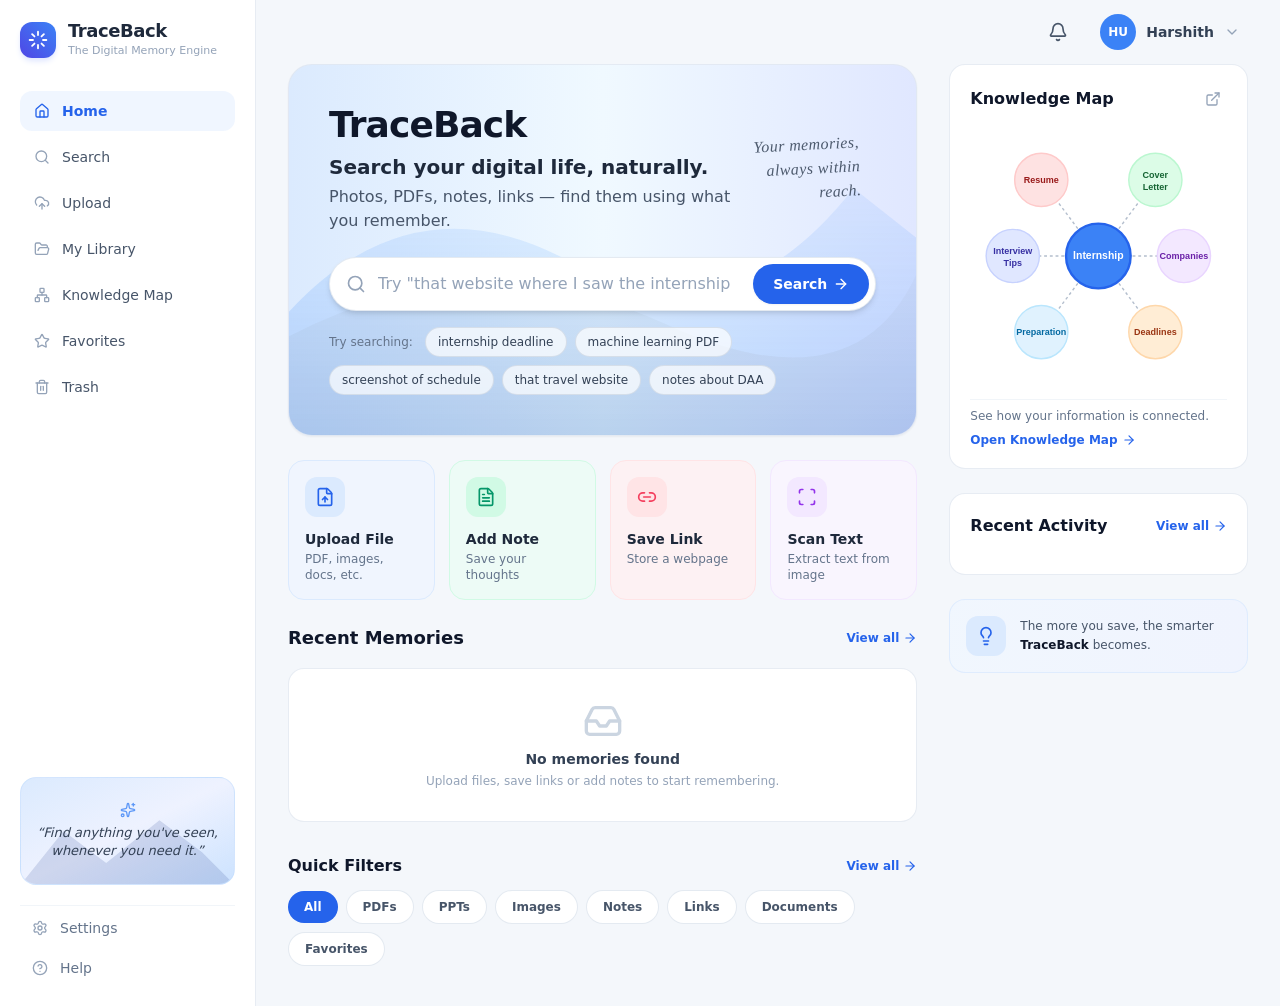
<file: index.html>
<!DOCTYPE html>
<html>
<head>
  <meta http-equiv="refresh" content="0; url=./TraceBack/">
  <script>window.location.href = "./TraceBack/";</script>
  <title>TraceBack</title>
</head>
<body>
  <p>Loading TraceBack...</p>
</body>
</html>
</file>
<file: TraceBack/_next/static/css/3450d176f97ad7c3.css>
@font-face{font-family:__geistSans_1e4310;src:url(/_next/static/media/4473ecc91f70f139-s.p.woff) format("woff");font-display:swap;font-weight:100 900}@font-face{font-family:__geistSans_Fallback_1e4310;src:local("Arial");ascent-override:85.83%;descent-override:20.52%;line-gap-override:9.33%;size-adjust:107.19%}.__className_1e4310{font-family:__geistSans_1e4310,__geistSans_Fallback_1e4310}.__variable_1e4310{--font-geist-sans:"__geistSans_1e4310","__geistSans_Fallback_1e4310"}@font-face{font-family:__geistMono_c3aa02;src:url(/_next/static/media/463dafcda517f24f-s.p.woff) format("woff");font-display:swap;font-weight:100 900}@font-face{font-family:__geistMono_Fallback_c3aa02;src:local("Arial");ascent-override:69.97%;descent-override:16.73%;line-gap-override:7.61%;size-adjust:131.49%}.__className_c3aa02{font-family:__geistMono_c3aa02,__geistMono_Fallback_c3aa02}.__variable_c3aa02{--font-geist-mono:"__geistMono_c3aa02","__geistMono_Fallback_c3aa02"}*,:after,:before{--tw-border-spacing-x:0;--tw-border-spacing-y:0;--tw-translate-x:0;--tw-translate-y:0;--tw-rotate:0;--tw-skew-x:0;--tw-skew-y:0;--tw-scale-x:1;--tw-scale-y:1;--tw-pan-x: ;--tw-pan-y: ;--tw-pinch-zoom: ;--tw-scroll-snap-strictness:proximity;--tw-gradient-from-position: ;--tw-gradient-via-position: ;--tw-gradient-to-position: ;--tw-ordinal: ;--tw-slashed-zero: ;--tw-numeric-figure: ;--tw-numeric-spacing: ;--tw-numeric-fraction: ;--tw-ring-inset: ;--tw-ring-offset-width:0px;--tw-ring-offset-color:#fff;--tw-ring-color:rgba(59,130,246,.5);--tw-ring-offset-shadow:0 0 #0000;--tw-ring-shadow:0 0 #0000;--tw-shadow:0 0 #0000;--tw-shadow-colored:0 0 #0000;--tw-blur: ;--tw-brightness: ;--tw-contrast: ;--tw-grayscale: ;--tw-hue-rotate: ;--tw-invert: ;--tw-saturate: ;--tw-sepia: ;--tw-drop-shadow: ;--tw-backdrop-blur: ;--tw-backdrop-brightness: ;--tw-backdrop-contrast: ;--tw-backdrop-grayscale: ;--tw-backdrop-hue-rotate: ;--tw-backdrop-invert: ;--tw-backdrop-opacity: ;--tw-backdrop-saturate: ;--tw-backdrop-sepia: ;--tw-contain-size: ;--tw-contain-layout: ;--tw-contain-paint: ;--tw-contain-style: }::backdrop{--tw-border-spacing-x:0;--tw-border-spacing-y:0;--tw-translate-x:0;--tw-translate-y:0;--tw-rotate:0;--tw-skew-x:0;--tw-skew-y:0;--tw-scale-x:1;--tw-scale-y:1;--tw-pan-x: ;--tw-pan-y: ;--tw-pinch-zoom: ;--tw-scroll-snap-strictness:proximity;--tw-gradient-from-position: ;--tw-gradient-via-position: ;--tw-gradient-to-position: ;--tw-ordinal: ;--tw-slashed-zero: ;--tw-numeric-figure: ;--tw-numeric-spacing: ;--tw-numeric-fraction: ;--tw-ring-inset: ;--tw-ring-offset-width:0px;--tw-ring-offset-color:#fff;--tw-ring-color:rgba(59,130,246,.5);--tw-ring-offset-shadow:0 0 #0000;--tw-ring-shadow:0 0 #0000;--tw-shadow:0 0 #0000;--tw-shadow-colored:0 0 #0000;--tw-blur: ;--tw-brightness: ;--tw-contrast: ;--tw-grayscale: ;--tw-hue-rotate: ;--tw-invert: ;--tw-saturate: ;--tw-sepia: ;--tw-drop-shadow: ;--tw-backdrop-blur: ;--tw-backdrop-brightness: ;--tw-backdrop-contrast: ;--tw-backdrop-grayscale: ;--tw-backdrop-hue-rotate: ;--tw-backdrop-invert: ;--tw-backdrop-opacity: ;--tw-backdrop-saturate: ;--tw-backdrop-sepia: ;--tw-contain-size: ;--tw-contain-layout: ;--tw-contain-paint: ;--tw-contain-style: }/*
! tailwindcss v3.4.19 | MIT License | https://tailwindcss.com
*/*,:after,:before{box-sizing:border-box;border:0 solid #e5e7eb}:after,:before{--tw-content:""}:host,html{line-height:1.5;-webkit-text-size-adjust:100%;-moz-tab-size:4;tab-size:4;font-family:ui-sans-serif,system-ui,sans-serif,Apple Color Emoji,Segoe UI Emoji,Segoe UI Symbol,Noto Color Emoji;font-feature-settings:normal;font-variation-settings:normal;-webkit-tap-highlight-color:transparent}body{margin:0;line-height:inherit}hr{height:0;color:inherit;border-top-width:1px}abbr:where([title]){text-decoration:underline dotted}h1,h2,h3,h4,h5,h6{font-size:inherit;font-weight:inherit}a{color:inherit;text-decoration:inherit}b,strong{font-weight:bolder}code,kbd,pre,samp{font-family:ui-monospace,SFMono-Regular,Menlo,Monaco,Consolas,Liberation Mono,Courier New,monospace;font-feature-settings:normal;font-variation-settings:normal;font-size:1em}small{font-size:80%}sub,sup{font-size:75%;line-height:0;position:relative;vertical-align:baseline}sub{bottom:-.25em}sup{top:-.5em}table{text-indent:0;border-color:inherit;border-collapse:collapse}button,input,optgroup,select,textarea{font-family:inherit;font-feature-settings:inherit;font-variation-settings:inherit;font-size:100%;font-weight:inherit;line-height:inherit;letter-spacing:inherit;color:inherit;margin:0;padding:0}button,select{text-transform:none}button,input:where([type=button]),input:where([type=reset]),input:where([type=submit]){-webkit-appearance:button;background-color:transparent;background-image:none}:-moz-focusring{outline:auto}:-moz-ui-invalid{box-shadow:none}progress{vertical-align:baseline}::-webkit-inner-spin-button,::-webkit-outer-spin-button{height:auto}[type=search]{-webkit-appearance:textfield;outline-offset:-2px}::-webkit-search-decoration{-webkit-appearance:none}::-webkit-file-upload-button{-webkit-appearance:button;font:inherit}summary{display:list-item}blockquote,dd,dl,figure,h1,h2,h3,h4,h5,h6,hr,p,pre{margin:0}fieldset{margin:0}fieldset,legend{padding:0}menu,ol,ul{list-style:none;margin:0;padding:0}dialog{padding:0}textarea{resize:vertical}input::placeholder,textarea::placeholder{opacity:1;color:#9ca3af}[role=button],button{cursor:pointer}:disabled{cursor:default}audio,canvas,embed,iframe,img,object,svg,video{display:block;vertical-align:middle}img,video{max-width:100%;height:auto}[hidden]:where(:not([hidden=until-found])){display:none}.pointer-events-none{pointer-events:none}.fixed{position:fixed}.absolute{position:absolute}.relative{position:relative}.inset-0{inset:0}.bottom-full{bottom:100%}.right-0{right:0}.right-1\.5{right:.375rem}.right-2{right:.5rem}.right-5{right:1.25rem}.top-1\.5{top:.375rem}.top-2{top:.5rem}.top-5{top:1.25rem}.top-full{top:100%}.z-10{z-index:10}.z-30{z-index:30}.z-40{z-index:40}.z-50{z-index:50}.mx-auto{margin-left:auto;margin-right:auto}.my-1{margin-top:.25rem;margin-bottom:.25rem}.my-2{margin-top:.5rem;margin-bottom:.5rem}.mb-0\.5{margin-bottom:.125rem}.mb-1{margin-bottom:.25rem}.mb-1\.5{margin-bottom:.375rem}.mb-2{margin-bottom:.5rem}.mb-3{margin-bottom:.75rem}.mb-3\.5{margin-bottom:.875rem}.mb-4{margin-bottom:1rem}.mb-5{margin-bottom:1.25rem}.mb-6{margin-bottom:1.5rem}.mb-8{margin-bottom:2rem}.mr-1{margin-right:.25rem}.mt-0\.5{margin-top:.125rem}.mt-1{margin-top:.25rem}.mt-1\.5{margin-top:.375rem}.mt-2{margin-top:.5rem}.mt-4{margin-top:1rem}.line-clamp-1{-webkit-line-clamp:1}.line-clamp-1,.line-clamp-2{overflow:hidden;display:-webkit-box;-webkit-box-orient:vertical}.line-clamp-2{-webkit-line-clamp:2}.block{display:block}.inline-block{display:inline-block}.flex{display:flex}.grid{display:grid}.hidden{display:none}.h-1\.5{height:.375rem}.h-10{height:2.5rem}.h-11{height:2.75rem}.h-12{height:3rem}.h-16{height:4rem}.h-2{height:.5rem}.h-2\.5{height:.625rem}.h-28{height:7rem}.h-3{height:.75rem}.h-3\.5{height:.875rem}.h-4{height:1rem}.h-5{height:1.25rem}.h-6{height:1.5rem}.h-7{height:1.75rem}.h-8{height:2rem}.h-9{height:2.25rem}.h-\[270px\]{height:270px}.h-\[85vh\]{height:85vh}.h-auto{height:auto}.h-full{height:100%}.max-h-36{max-height:9rem}.max-h-56{max-height:14rem}.max-h-60{max-height:15rem}.max-h-80{max-height:20rem}.max-h-\[500px\]{max-height:500px}.max-h-\[90vh\]{max-height:90vh}.min-h-screen{min-height:100vh}.w-1\.5{width:.375rem}.w-10{width:2.5rem}.w-11{width:2.75rem}.w-12{width:3rem}.w-2{width:.5rem}.w-2\.5{width:.625rem}.w-3{width:.75rem}.w-3\.5{width:.875rem}.w-4{width:1rem}.w-40{width:10rem}.w-5{width:1.25rem}.w-6{width:1.5rem}.w-64{width:16rem}.w-7{width:1.75rem}.w-72{width:18rem}.w-8{width:2rem}.w-80{width:20rem}.w-9{width:2.25rem}.w-full{width:100%}.min-w-0{min-width:0}.max-w-2xl{max-width:42rem}.max-w-3xl{max-width:48rem}.max-w-4xl{max-width:56rem}.max-w-7xl{max-width:80rem}.max-w-\[135px\]{max-width:135px}.max-w-lg{max-width:32rem}.max-w-md{max-width:28rem}.max-w-sm{max-width:24rem}.max-w-xs{max-width:20rem}.flex-1{flex:1 1 0%}.shrink-0{flex-shrink:0}.rotate-180{--tw-rotate:180deg}.rotate-180,.rotate-\[-3deg\]{transform:translate(var(--tw-translate-x),var(--tw-translate-y)) rotate(var(--tw-rotate)) skewX(var(--tw-skew-x)) skewY(var(--tw-skew-y)) scaleX(var(--tw-scale-x)) scaleY(var(--tw-scale-y))}.rotate-\[-3deg\]{--tw-rotate:-3deg}@keyframes pulse{50%{opacity:.5}}.animate-pulse{animation:pulse 2s cubic-bezier(.4,0,.6,1) infinite}@keyframes spin{to{transform:rotate(1turn)}}.animate-spin{animation:spin 1s linear infinite}.cursor-pointer{cursor:pointer}.select-none{user-select:none}.resize-none{resize:none}.grid-cols-1{grid-template-columns:repeat(1,minmax(0,1fr))}.grid-cols-2{grid-template-columns:repeat(2,minmax(0,1fr))}.flex-col{flex-direction:column}.flex-wrap{flex-wrap:wrap}.items-start{align-items:flex-start}.items-end{align-items:flex-end}.items-center{align-items:center}.justify-end{justify-content:flex-end}.justify-center{justify-content:center}.justify-between{justify-content:space-between}.gap-1{gap:.25rem}.gap-1\.5{gap:.375rem}.gap-2{gap:.5rem}.gap-2\.5{gap:.625rem}.gap-3{gap:.75rem}.gap-3\.5{gap:.875rem}.gap-4{gap:1rem}.gap-8{gap:2rem}.space-y-1>:not([hidden])~:not([hidden]){--tw-space-y-reverse:0;margin-top:calc(.25rem * calc(1 - var(--tw-space-y-reverse)));margin-bottom:calc(.25rem * var(--tw-space-y-reverse))}.space-y-1\.5>:not([hidden])~:not([hidden]){--tw-space-y-reverse:0;margin-top:calc(.375rem * calc(1 - var(--tw-space-y-reverse)));margin-bottom:calc(.375rem * var(--tw-space-y-reverse))}.space-y-2>:not([hidden])~:not([hidden]){--tw-space-y-reverse:0;margin-top:calc(.5rem * calc(1 - var(--tw-space-y-reverse)));margin-bottom:calc(.5rem * var(--tw-space-y-reverse))}.space-y-3\.5>:not([hidden])~:not([hidden]){--tw-space-y-reverse:0;margin-top:calc(.875rem * calc(1 - var(--tw-space-y-reverse)));margin-bottom:calc(.875rem * var(--tw-space-y-reverse))}.space-y-4>:not([hidden])~:not([hidden]){--tw-space-y-reverse:0;margin-top:calc(1rem * calc(1 - var(--tw-space-y-reverse)));margin-bottom:calc(1rem * var(--tw-space-y-reverse))}.space-y-5>:not([hidden])~:not([hidden]){--tw-space-y-reverse:0;margin-top:calc(1.25rem * calc(1 - var(--tw-space-y-reverse)));margin-bottom:calc(1.25rem * var(--tw-space-y-reverse))}.space-y-6>:not([hidden])~:not([hidden]){--tw-space-y-reverse:0;margin-top:calc(1.5rem * calc(1 - var(--tw-space-y-reverse)));margin-bottom:calc(1.5rem * var(--tw-space-y-reverse))}.divide-y>:not([hidden])~:not([hidden]){--tw-divide-y-reverse:0;border-top-width:calc(1px * calc(1 - var(--tw-divide-y-reverse)));border-bottom-width:calc(1px * var(--tw-divide-y-reverse))}.divide-slate-50>:not([hidden])~:not([hidden]){--tw-divide-opacity:1;border-color:rgb(248 250 252/var(--tw-divide-opacity,1))}.self-start{align-self:flex-start}.self-center{align-self:center}.overflow-hidden{overflow:hidden}.overflow-y-auto{overflow-y:auto}.truncate{overflow:hidden;text-overflow:ellipsis}.truncate,.whitespace-nowrap{white-space:nowrap}.whitespace-pre-wrap{white-space:pre-wrap}.rounded-2xl{border-radius:1rem}.rounded-3xl{border-radius:1.5rem}.rounded-full{border-radius:9999px}.rounded-lg{border-radius:.5rem}.rounded-md{border-radius:.375rem}.rounded-xl{border-radius:.75rem}.border{border-width:1px}.border-2{border-width:2px}.border-b{border-bottom-width:1px}.border-r{border-right-width:1px}.border-t{border-top-width:1px}.border-dashed{border-style:dashed}.border-amber-100{--tw-border-opacity:1;border-color:rgb(254 243 199/var(--tw-border-opacity,1))}.border-amber-200{--tw-border-opacity:1;border-color:rgb(253 230 138/var(--tw-border-opacity,1))}.border-blue-100{--tw-border-opacity:1;border-color:rgb(219 234 254/var(--tw-border-opacity,1))}.border-blue-100\/80{border-color:rgba(219,234,254,.8)}.border-blue-200{--tw-border-opacity:1;border-color:rgb(191 219 254/var(--tw-border-opacity,1))}.border-blue-200\/50{border-color:rgba(191,219,254,.5)}.border-blue-500{--tw-border-opacity:1;border-color:rgb(59 130 246/var(--tw-border-opacity,1))}.border-emerald-100{--tw-border-opacity:1;border-color:rgb(209 250 229/var(--tw-border-opacity,1))}.border-emerald-200{--tw-border-opacity:1;border-color:rgb(167 243 208/var(--tw-border-opacity,1))}.border-emerald-300{--tw-border-opacity:1;border-color:rgb(110 231 183/var(--tw-border-opacity,1))}.border-indigo-100{--tw-border-opacity:1;border-color:rgb(224 231 255/var(--tw-border-opacity,1))}.border-purple-100{--tw-border-opacity:1;border-color:rgb(243 232 255/var(--tw-border-opacity,1))}.border-purple-200{--tw-border-opacity:1;border-color:rgb(233 213 255/var(--tw-border-opacity,1))}.border-red-200{--tw-border-opacity:1;border-color:rgb(254 202 202/var(--tw-border-opacity,1))}.border-rose-100{--tw-border-opacity:1;border-color:rgb(255 228 230/var(--tw-border-opacity,1))}.border-slate-100{--tw-border-opacity:1;border-color:rgb(241 245 249/var(--tw-border-opacity,1))}.border-slate-200{--tw-border-opacity:1;border-color:rgb(226 232 240/var(--tw-border-opacity,1))}.border-slate-200\/80{border-color:rgba(226,232,240,.8)}.border-slate-200\/90{border-color:rgba(226,232,240,.9)}.border-slate-300\/70{border-color:rgba(203,213,225,.7)}.border-white{--tw-border-opacity:1;border-color:rgb(255 255 255/var(--tw-border-opacity,1))}.bg-\[\#F4F7FB\]{--tw-bg-opacity:1;background-color:rgb(244 247 251/var(--tw-bg-opacity,1))}.bg-amber-100{--tw-bg-opacity:1;background-color:rgb(254 243 199/var(--tw-bg-opacity,1))}.bg-amber-100\/80{background-color:hsla(48,96%,89%,.8)}.bg-amber-50{--tw-bg-opacity:1;background-color:rgb(255 251 235/var(--tw-bg-opacity,1))}.bg-amber-50\/50{background-color:rgba(255,251,235,.5)}.bg-blue-100{--tw-bg-opacity:1;background-color:rgb(219 234 254/var(--tw-bg-opacity,1))}.bg-blue-100\/70{background-color:rgba(219,234,254,.7)}.bg-blue-50{--tw-bg-opacity:1;background-color:rgb(239 246 255/var(--tw-bg-opacity,1))}.bg-blue-50\/40{background-color:rgba(239,246,255,.4)}.bg-blue-50\/50{background-color:rgba(239,246,255,.5)}.bg-blue-50\/70{background-color:rgba(239,246,255,.7)}.bg-blue-50\/80{background-color:rgba(239,246,255,.8)}.bg-blue-50\/90{background-color:rgba(239,246,255,.9)}.bg-blue-500{--tw-bg-opacity:1;background-color:rgb(59 130 246/var(--tw-bg-opacity,1))}.bg-blue-600{--tw-bg-opacity:1;background-color:rgb(37 99 235/var(--tw-bg-opacity,1))}.bg-emerald-100{--tw-bg-opacity:1;background-color:rgb(209 250 229/var(--tw-bg-opacity,1))}.bg-emerald-100\/70{background-color:rgba(209,250,229,.7)}.bg-emerald-400{--tw-bg-opacity:1;background-color:rgb(52 211 153/var(--tw-bg-opacity,1))}.bg-emerald-50{--tw-bg-opacity:1;background-color:rgb(236 253 245/var(--tw-bg-opacity,1))}.bg-emerald-50\/30{background-color:rgba(236,253,245,.3)}.bg-emerald-50\/50{background-color:rgba(236,253,245,.5)}.bg-emerald-50\/80{background-color:rgba(236,253,245,.8)}.bg-emerald-500{--tw-bg-opacity:1;background-color:rgb(16 185 129/var(--tw-bg-opacity,1))}.bg-emerald-600{--tw-bg-opacity:1;background-color:rgb(5 150 105/var(--tw-bg-opacity,1))}.bg-indigo-50{--tw-bg-opacity:1;background-color:rgb(238 242 255/var(--tw-bg-opacity,1))}.bg-indigo-50\/60{background-color:rgba(238,242,255,.6)}.bg-purple-100{--tw-bg-opacity:1;background-color:rgb(243 232 255/var(--tw-bg-opacity,1))}.bg-purple-400{--tw-bg-opacity:1;background-color:rgb(192 132 252/var(--tw-bg-opacity,1))}.bg-purple-50{--tw-bg-opacity:1;background-color:rgb(250 245 255/var(--tw-bg-opacity,1))}.bg-purple-50\/30{background-color:rgba(250,245,255,.3)}.bg-purple-50\/80{background-color:rgba(250,245,255,.8)}.bg-purple-600{--tw-bg-opacity:1;background-color:rgb(147 51 234/var(--tw-bg-opacity,1))}.bg-red-50{--tw-bg-opacity:1;background-color:rgb(254 242 242/var(--tw-bg-opacity,1))}.bg-rose-100{--tw-bg-opacity:1;background-color:rgb(255 228 230/var(--tw-bg-opacity,1))}.bg-rose-100\/70{background-color:rgba(255,228,230,.7)}.bg-rose-400{--tw-bg-opacity:1;background-color:rgb(251 113 133/var(--tw-bg-opacity,1))}.bg-rose-50{--tw-bg-opacity:1;background-color:rgb(255 241 242/var(--tw-bg-opacity,1))}.bg-rose-50\/50{background-color:rgba(255,241,242,.5)}.bg-rose-50\/80{background-color:rgba(255,241,242,.8)}.bg-rose-500{--tw-bg-opacity:1;background-color:rgb(244 63 94/var(--tw-bg-opacity,1))}.bg-sky-50{--tw-bg-opacity:1;background-color:rgb(240 249 255/var(--tw-bg-opacity,1))}.bg-slate-100{--tw-bg-opacity:1;background-color:rgb(241 245 249/var(--tw-bg-opacity,1))}.bg-slate-100\/80{background-color:rgba(241,245,249,.8)}.bg-slate-50{--tw-bg-opacity:1;background-color:rgb(248 250 252/var(--tw-bg-opacity,1))}.bg-slate-50\/50{background-color:rgba(248,250,252,.5)}.bg-slate-900\/5{background-color:rgba(15,23,42,.05)}.bg-slate-900\/50{background-color:rgba(15,23,42,.5)}.bg-slate-900\/60{background-color:rgba(15,23,42,.6)}.bg-transparent{background-color:transparent}.bg-white{--tw-bg-opacity:1;background-color:rgb(255 255 255/var(--tw-bg-opacity,1))}.bg-white\/70{background-color:hsla(0,0%,100%,.7)}.bg-white\/90{background-color:hsla(0,0%,100%,.9)}.bg-gradient-to-br{background-image:linear-gradient(to bottom right,var(--tw-gradient-stops))}.bg-gradient-to-r{background-image:linear-gradient(to right,var(--tw-gradient-stops))}.bg-gradient-to-tr{background-image:linear-gradient(to top right,var(--tw-gradient-stops))}.from-blue-100{--tw-gradient-from:#dbeafe var(--tw-gradient-from-position);--tw-gradient-to:rgba(219,234,254,0) var(--tw-gradient-to-position);--tw-gradient-stops:var(--tw-gradient-from),var(--tw-gradient-to)}.from-blue-50\/70{--tw-gradient-from:rgba(239,246,255,.7) var(--tw-gradient-from-position);--tw-gradient-to:rgba(239,246,255,0) var(--tw-gradient-to-position);--tw-gradient-stops:var(--tw-gradient-from),var(--tw-gradient-to)}.from-indigo-600{--tw-gradient-from:#4f46e5 var(--tw-gradient-from-position);--tw-gradient-to:rgba(79,70,229,0) var(--tw-gradient-to-position);--tw-gradient-stops:var(--tw-gradient-from),var(--tw-gradient-to)}.via-indigo-50{--tw-gradient-to:rgba(238,242,255,0) var(--tw-gradient-to-position);--tw-gradient-stops:var(--tw-gradient-from),#eef2ff var(--tw-gradient-via-position),var(--tw-gradient-to)}.via-sky-50{--tw-gradient-to:rgba(240,249,255,0) var(--tw-gradient-to-position);--tw-gradient-stops:var(--tw-gradient-from),#f0f9ff var(--tw-gradient-via-position),var(--tw-gradient-to)}.to-blue-200\/80{--tw-gradient-to:rgba(191,219,254,.8) var(--tw-gradient-to-position)}.to-blue-500{--tw-gradient-to:#3b82f6 var(--tw-gradient-to-position)}.to-indigo-100{--tw-gradient-to:#e0e7ff var(--tw-gradient-to-position)}.to-indigo-50\/70{--tw-gradient-to:rgba(238,242,255,.7) var(--tw-gradient-to-position)}.fill-amber-400{fill:#fbbf24}.fill-blue-900{fill:#1e3a8a}.object-contain{object-fit:contain}.object-cover{object-fit:cover}.p-1{padding:.25rem}.p-1\.5{padding:.375rem}.p-12{padding:3rem}.p-2{padding:.5rem}.p-2\.5{padding:.625rem}.p-3{padding:.75rem}.p-3\.5{padding:.875rem}.p-4{padding:1rem}.p-5{padding:1.25rem}.p-6{padding:1.5rem}.p-8{padding:2rem}.px-1\.5{padding-left:.375rem;padding-right:.375rem}.px-2{padding-left:.5rem;padding-right:.5rem}.px-2\.5{padding-left:.625rem;padding-right:.625rem}.px-3{padding-left:.75rem;padding-right:.75rem}.px-3\.5{padding-left:.875rem;padding-right:.875rem}.px-4{padding-left:1rem;padding-right:1rem}.px-5{padding-left:1.25rem;padding-right:1.25rem}.px-8{padding-left:2rem;padding-right:2rem}.py-0\.5{padding-top:.125rem;padding-bottom:.125rem}.py-1{padding-top:.25rem;padding-bottom:.25rem}.py-1\.5{padding-top:.375rem;padding-bottom:.375rem}.py-2{padding-top:.5rem;padding-bottom:.5rem}.py-2\.5{padding-top:.625rem;padding-bottom:.625rem}.py-3{padding-top:.75rem;padding-bottom:.75rem}.py-4{padding-top:1rem;padding-bottom:1rem}.pb-10{padding-bottom:2.5rem}.pb-2\.5{padding-bottom:.625rem}.pb-3{padding-bottom:.75rem}.pb-4{padding-bottom:1rem}.pl-10{padding-left:2.5rem}.pl-2{padding-left:.5rem}.pl-4{padding-left:1rem}.pr-1\.5{padding-right:.375rem}.pr-2{padding-right:.5rem}.pr-4{padding-right:1rem}.pt-0\.5{padding-top:.125rem}.pt-1{padding-top:.25rem}.pt-2{padding-top:.5rem}.pt-3{padding-top:.75rem}.pt-4{padding-top:1rem}.text-left{text-align:left}.text-center{text-align:center}.text-right{text-align:right}.font-mono{font-family:ui-monospace,SFMono-Regular,Menlo,Monaco,Consolas,Liberation Mono,Courier New,monospace}.font-sans{font-family:ui-sans-serif,system-ui,sans-serif,Apple Color Emoji,Segoe UI Emoji,Segoe UI Symbol,Noto Color Emoji}.font-serif{font-family:ui-serif,Georgia,Cambria,Times New Roman,Times,serif}.text-3xl{font-size:1.875rem;line-height:2.25rem}.text-\[10px\]{font-size:10px}.text-\[11px\]{font-size:11px}.text-\[13px\]{font-size:13px}.text-base{font-size:1rem;line-height:1.5rem}.text-lg{font-size:1.125rem;line-height:1.75rem}.text-sm{font-size:.875rem;line-height:1.25rem}.text-xl{font-size:1.25rem;line-height:1.75rem}.text-xs{font-size:.75rem;line-height:1rem}.font-bold{font-weight:700}.font-extrabold{font-weight:800}.font-medium{font-weight:500}.font-normal{font-weight:400}.font-semibold{font-weight:600}.uppercase{text-transform:uppercase}.italic{font-style:italic}.leading-relaxed{line-height:1.625}.leading-snug{line-height:1.375}.leading-tight{line-height:1.25}.tracking-tight{letter-spacing:-.025em}.tracking-wide{letter-spacing:.025em}.tracking-wider{letter-spacing:.05em}.text-amber-500{--tw-text-opacity:1;color:rgb(245 158 11/var(--tw-text-opacity,1))}.text-amber-600{--tw-text-opacity:1;color:rgb(217 119 6/var(--tw-text-opacity,1))}.text-amber-700{--tw-text-opacity:1;color:rgb(180 83 9/var(--tw-text-opacity,1))}.text-blue-500{--tw-text-opacity:1;color:rgb(59 130 246/var(--tw-text-opacity,1))}.text-blue-600{--tw-text-opacity:1;color:rgb(37 99 235/var(--tw-text-opacity,1))}.text-blue-700{--tw-text-opacity:1;color:rgb(29 78 216/var(--tw-text-opacity,1))}.text-blue-900{--tw-text-opacity:1;color:rgb(30 58 138/var(--tw-text-opacity,1))}.text-emerald-500{--tw-text-opacity:1;color:rgb(16 185 129/var(--tw-text-opacity,1))}.text-emerald-600{--tw-text-opacity:1;color:rgb(5 150 105/var(--tw-text-opacity,1))}.text-emerald-700{--tw-text-opacity:1;color:rgb(4 120 87/var(--tw-text-opacity,1))}.text-indigo-500{--tw-text-opacity:1;color:rgb(99 102 241/var(--tw-text-opacity,1))}.text-indigo-600{--tw-text-opacity:1;color:rgb(79 70 229/var(--tw-text-opacity,1))}.text-indigo-900{--tw-text-opacity:1;color:rgb(49 46 129/var(--tw-text-opacity,1))}.text-purple-500{--tw-text-opacity:1;color:rgb(168 85 247/var(--tw-text-opacity,1))}.text-purple-600{--tw-text-opacity:1;color:rgb(147 51 234/var(--tw-text-opacity,1))}.text-purple-700{--tw-text-opacity:1;color:rgb(126 34 206/var(--tw-text-opacity,1))}.text-red-500{--tw-text-opacity:1;color:rgb(239 68 68/var(--tw-text-opacity,1))}.text-red-600{--tw-text-opacity:1;color:rgb(220 38 38/var(--tw-text-opacity,1))}.text-red-700{--tw-text-opacity:1;color:rgb(185 28 28/var(--tw-text-opacity,1))}.text-rose-500{--tw-text-opacity:1;color:rgb(244 63 94/var(--tw-text-opacity,1))}.text-rose-600{--tw-text-opacity:1;color:rgb(225 29 72/var(--tw-text-opacity,1))}.text-sky-500{--tw-text-opacity:1;color:rgb(14 165 233/var(--tw-text-opacity,1))}.text-slate-300{--tw-text-opacity:1;color:rgb(203 213 225/var(--tw-text-opacity,1))}.text-slate-400{--tw-text-opacity:1;color:rgb(148 163 184/var(--tw-text-opacity,1))}.text-slate-500{--tw-text-opacity:1;color:rgb(100 116 139/var(--tw-text-opacity,1))}.text-slate-600{--tw-text-opacity:1;color:rgb(71 85 105/var(--tw-text-opacity,1))}.text-slate-700{--tw-text-opacity:1;color:rgb(51 65 85/var(--tw-text-opacity,1))}.text-slate-700\/85{color:rgba(51,65,85,.85)}.text-slate-800{--tw-text-opacity:1;color:rgb(30 41 59/var(--tw-text-opacity,1))}.text-slate-900{--tw-text-opacity:1;color:rgb(15 23 42/var(--tw-text-opacity,1))}.text-white{--tw-text-opacity:1;color:rgb(255 255 255/var(--tw-text-opacity,1))}.underline{text-decoration-line:underline}.antialiased{-webkit-font-smoothing:antialiased;-moz-osx-font-smoothing:grayscale}.placeholder-slate-400::placeholder{--tw-placeholder-opacity:1;color:rgb(148 163 184/var(--tw-placeholder-opacity,1))}.opacity-15{opacity:.15}.opacity-40{opacity:.4}.opacity-70{opacity:.7}.opacity-80{opacity:.8}.mix-blend-multiply{mix-blend-mode:multiply}.shadow-2xl{--tw-shadow:0 25px 50px -12px rgba(0,0,0,.25);--tw-shadow-colored:0 25px 50px -12px var(--tw-shadow-color)}.shadow-2xl,.shadow-inner{box-shadow:var(--tw-ring-offset-shadow,0 0 #0000),var(--tw-ring-shadow,0 0 #0000),var(--tw-shadow)}.shadow-inner{--tw-shadow:inset 0 2px 4px 0 rgba(0,0,0,.05);--tw-shadow-colored:inset 0 2px 4px 0 var(--tw-shadow-color)}.shadow-lg{--tw-shadow:0 10px 15px -3px rgba(0,0,0,.1),0 4px 6px -4px rgba(0,0,0,.1);--tw-shadow-colored:0 10px 15px -3px var(--tw-shadow-color),0 4px 6px -4px var(--tw-shadow-color)}.shadow-lg,.shadow-md{box-shadow:var(--tw-ring-offset-shadow,0 0 #0000),var(--tw-ring-shadow,0 0 #0000),var(--tw-shadow)}.shadow-md{--tw-shadow:0 4px 6px -1px rgba(0,0,0,.1),0 2px 4px -2px rgba(0,0,0,.1);--tw-shadow-colored:0 4px 6px -1px var(--tw-shadow-color),0 2px 4px -2px var(--tw-shadow-color)}.shadow-sm{--tw-shadow:0 1px 2px 0 rgba(0,0,0,.05);--tw-shadow-colored:0 1px 2px 0 var(--tw-shadow-color)}.shadow-sm,.shadow-xl{box-shadow:var(--tw-ring-offset-shadow,0 0 #0000),var(--tw-ring-shadow,0 0 #0000),var(--tw-shadow)}.shadow-xl{--tw-shadow:0 20px 25px -5px rgba(0,0,0,.1),0 8px 10px -6px rgba(0,0,0,.1);--tw-shadow-colored:0 20px 25px -5px var(--tw-shadow-color),0 8px 10px -6px var(--tw-shadow-color)}.shadow-blue-200{--tw-shadow-color:#bfdbfe;--tw-shadow:var(--tw-shadow-colored)}.shadow-indigo-100{--tw-shadow-color:#e0e7ff;--tw-shadow:var(--tw-shadow-colored)}.outline-none{outline:2px solid transparent;outline-offset:2px}.filter{filter:var(--tw-blur) var(--tw-brightness) var(--tw-contrast) var(--tw-grayscale) var(--tw-hue-rotate) var(--tw-invert) var(--tw-saturate) var(--tw-sepia) var(--tw-drop-shadow)}.transition{transition-property:color,background-color,border-color,text-decoration-color,fill,stroke,opacity,box-shadow,transform,filter,backdrop-filter;transition-timing-function:cubic-bezier(.4,0,.2,1);transition-duration:.15s}.transition-all{transition-property:all;transition-timing-function:cubic-bezier(.4,0,.2,1);transition-duration:.15s}.transition-colors{transition-property:color,background-color,border-color,text-decoration-color,fill,stroke;transition-timing-function:cubic-bezier(.4,0,.2,1);transition-duration:.15s}.transition-shadow{transition-property:box-shadow;transition-timing-function:cubic-bezier(.4,0,.2,1);transition-duration:.15s}.transition-transform{transition-property:transform;transition-timing-function:cubic-bezier(.4,0,.2,1)}.duration-150,.transition-transform{transition-duration:.15s}.duration-200{transition-duration:.2s}:root{--background:#f4f7fb;--foreground:#0f172a}body{color:var(--foreground);background:var(--background);font-family:-apple-system,BlinkMacSystemFont,Segoe UI,Roboto,Helvetica Neue,Arial,sans-serif;overflow-x:hidden}::-webkit-scrollbar{width:6px;height:6px}::-webkit-scrollbar-track{background:transparent}::-webkit-scrollbar-thumb{background:#cbd5e1;border-radius:9999px}::-webkit-scrollbar-thumb:hover{background:#94a3b8}*{box-sizing:border-box}.focus-within\:border-blue-500:focus-within{--tw-border-opacity:1;border-color:rgb(59 130 246/var(--tw-border-opacity,1))}.focus-within\:border-rose-500:focus-within{--tw-border-opacity:1;border-color:rgb(244 63 94/var(--tw-border-opacity,1))}.focus-within\:ring-2:focus-within{--tw-ring-offset-shadow:var(--tw-ring-inset) 0 0 0 var(--tw-ring-offset-width) var(--tw-ring-offset-color);--tw-ring-shadow:var(--tw-ring-inset) 0 0 0 calc(2px + var(--tw-ring-offset-width)) var(--tw-ring-color);box-shadow:var(--tw-ring-offset-shadow),var(--tw-ring-shadow),var(--tw-shadow,0 0 #0000)}.focus-within\:ring-blue-100:focus-within{--tw-ring-opacity:1;--tw-ring-color:rgb(219 234 254/var(--tw-ring-opacity,1))}.focus-within\:ring-rose-100:focus-within{--tw-ring-opacity:1;--tw-ring-color:rgb(255 228 230/var(--tw-ring-opacity,1))}.hover\:-translate-y-0\.5:hover{--tw-translate-y:-0.125rem;transform:translate(var(--tw-translate-x),var(--tw-translate-y)) rotate(var(--tw-rotate)) skewX(var(--tw-skew-x)) skewY(var(--tw-skew-y)) scaleX(var(--tw-scale-x)) scaleY(var(--tw-scale-y))}.hover\:border-blue-300:hover{--tw-border-opacity:1;border-color:rgb(147 197 253/var(--tw-border-opacity,1))}.hover\:border-blue-400:hover{--tw-border-opacity:1;border-color:rgb(96 165 250/var(--tw-border-opacity,1))}.hover\:border-indigo-300:hover{--tw-border-opacity:1;border-color:rgb(165 180 252/var(--tw-border-opacity,1))}.hover\:border-purple-400:hover{--tw-border-opacity:1;border-color:rgb(192 132 252/var(--tw-border-opacity,1))}.hover\:border-slate-300\/80:hover{border-color:rgba(203,213,225,.8)}.hover\:bg-amber-50:hover{--tw-bg-opacity:1;background-color:rgb(255 251 235/var(--tw-bg-opacity,1))}.hover\:bg-blue-50:hover{--tw-bg-opacity:1;background-color:rgb(239 246 255/var(--tw-bg-opacity,1))}.hover\:bg-blue-700:hover{--tw-bg-opacity:1;background-color:rgb(29 78 216/var(--tw-bg-opacity,1))}.hover\:bg-emerald-50:hover{--tw-bg-opacity:1;background-color:rgb(236 253 245/var(--tw-bg-opacity,1))}.hover\:bg-emerald-700:hover{--tw-bg-opacity:1;background-color:rgb(4 120 87/var(--tw-bg-opacity,1))}.hover\:bg-indigo-50\/30:hover{background-color:rgba(238,242,255,.3)}.hover\:bg-purple-50:hover{--tw-bg-opacity:1;background-color:rgb(250 245 255/var(--tw-bg-opacity,1))}.hover\:bg-purple-700:hover{--tw-bg-opacity:1;background-color:rgb(126 34 206/var(--tw-bg-opacity,1))}.hover\:bg-red-50:hover{--tw-bg-opacity:1;background-color:rgb(254 242 242/var(--tw-bg-opacity,1))}.hover\:bg-rose-50:hover{--tw-bg-opacity:1;background-color:rgb(255 241 242/var(--tw-bg-opacity,1))}.hover\:bg-rose-600:hover{--tw-bg-opacity:1;background-color:rgb(225 29 72/var(--tw-bg-opacity,1))}.hover\:bg-slate-100:hover{--tw-bg-opacity:1;background-color:rgb(241 245 249/var(--tw-bg-opacity,1))}.hover\:bg-slate-100\/70:hover{background-color:rgba(241,245,249,.7)}.hover\:bg-slate-50:hover{--tw-bg-opacity:1;background-color:rgb(248 250 252/var(--tw-bg-opacity,1))}.hover\:bg-white:hover{--tw-bg-opacity:1;background-color:rgb(255 255 255/var(--tw-bg-opacity,1))}.hover\:text-amber-500:hover{--tw-text-opacity:1;color:rgb(245 158 11/var(--tw-text-opacity,1))}.hover\:text-blue-700:hover{--tw-text-opacity:1;color:rgb(29 78 216/var(--tw-text-opacity,1))}.hover\:text-slate-600:hover{--tw-text-opacity:1;color:rgb(71 85 105/var(--tw-text-opacity,1))}.hover\:text-slate-700:hover{--tw-text-opacity:1;color:rgb(51 65 85/var(--tw-text-opacity,1))}.hover\:text-slate-800:hover{--tw-text-opacity:1;color:rgb(30 41 59/var(--tw-text-opacity,1))}.hover\:text-slate-900:hover{--tw-text-opacity:1;color:rgb(15 23 42/var(--tw-text-opacity,1))}.hover\:underline:hover{text-decoration-line:underline}.hover\:shadow-lg:hover{--tw-shadow:0 10px 15px -3px rgba(0,0,0,.1),0 4px 6px -4px rgba(0,0,0,.1);--tw-shadow-colored:0 10px 15px -3px var(--tw-shadow-color),0 4px 6px -4px var(--tw-shadow-color)}.hover\:shadow-lg:hover,.hover\:shadow-md:hover{box-shadow:var(--tw-ring-offset-shadow,0 0 #0000),var(--tw-ring-shadow,0 0 #0000),var(--tw-shadow)}.hover\:shadow-md:hover{--tw-shadow:0 4px 6px -1px rgba(0,0,0,.1),0 2px 4px -2px rgba(0,0,0,.1);--tw-shadow-colored:0 4px 6px -1px var(--tw-shadow-color),0 2px 4px -2px var(--tw-shadow-color)}.focus\:border-blue-500:focus{--tw-border-opacity:1;border-color:rgb(59 130 246/var(--tw-border-opacity,1))}.focus\:border-emerald-500:focus{--tw-border-opacity:1;border-color:rgb(16 185 129/var(--tw-border-opacity,1))}.focus\:border-purple-500:focus{--tw-border-opacity:1;border-color:rgb(168 85 247/var(--tw-border-opacity,1))}.focus\:border-rose-500:focus{--tw-border-opacity:1;border-color:rgb(244 63 94/var(--tw-border-opacity,1))}.focus\:ring-2:focus{--tw-ring-offset-shadow:var(--tw-ring-inset) 0 0 0 var(--tw-ring-offset-width) var(--tw-ring-offset-color);--tw-ring-shadow:var(--tw-ring-inset) 0 0 0 calc(2px + var(--tw-ring-offset-width)) var(--tw-ring-color);box-shadow:var(--tw-ring-offset-shadow),var(--tw-ring-shadow),var(--tw-shadow,0 0 #0000)}.focus\:ring-blue-100:focus{--tw-ring-opacity:1;--tw-ring-color:rgb(219 234 254/var(--tw-ring-opacity,1))}.focus\:ring-emerald-100:focus{--tw-ring-opacity:1;--tw-ring-color:rgb(209 250 229/var(--tw-ring-opacity,1))}.focus\:ring-purple-100:focus{--tw-ring-opacity:1;--tw-ring-color:rgb(243 232 255/var(--tw-ring-opacity,1))}.focus\:ring-rose-100:focus{--tw-ring-opacity:1;--tw-ring-color:rgb(255 228 230/var(--tw-ring-opacity,1))}.active\:bg-blue-800:active{--tw-bg-opacity:1;background-color:rgb(30 64 175/var(--tw-bg-opacity,1))}.active\:bg-emerald-800:active{--tw-bg-opacity:1;background-color:rgb(6 95 70/var(--tw-bg-opacity,1))}.active\:bg-purple-800:active{--tw-bg-opacity:1;background-color:rgb(107 33 168/var(--tw-bg-opacity,1))}.active\:bg-rose-700:active{--tw-bg-opacity:1;background-color:rgb(190 18 60/var(--tw-bg-opacity,1))}.disabled\:opacity-50:disabled{opacity:.5}.group:hover .group-hover\:translate-x-0\.5{--tw-translate-x:0.125rem}.group:hover .group-hover\:scale-105,.group:hover .group-hover\:translate-x-0\.5{transform:translate(var(--tw-translate-x),var(--tw-translate-y)) rotate(var(--tw-rotate)) skewX(var(--tw-skew-x)) skewY(var(--tw-skew-y)) scaleX(var(--tw-scale-x)) scaleY(var(--tw-scale-y))}.group:hover .group-hover\:scale-105{--tw-scale-x:1.05;--tw-scale-y:1.05}.group:hover .group-hover\:scale-110{--tw-scale-x:1.1;--tw-scale-y:1.1;transform:translate(var(--tw-translate-x),var(--tw-translate-y)) rotate(var(--tw-rotate)) skewX(var(--tw-skew-x)) skewY(var(--tw-skew-y)) scaleX(var(--tw-scale-x)) scaleY(var(--tw-scale-y))}.group:hover .group-hover\:text-blue-600{--tw-text-opacity:1;color:rgb(37 99 235/var(--tw-text-opacity,1))}.group:hover .group-hover\:text-indigo-600{--tw-text-opacity:1;color:rgb(79 70 229/var(--tw-text-opacity,1))}.group:hover .group-hover\:text-slate-600{--tw-text-opacity:1;color:rgb(71 85 105/var(--tw-text-opacity,1))}.group:hover .group-hover\:text-slate-900{--tw-text-opacity:1;color:rgb(15 23 42/var(--tw-text-opacity,1))}@media (min-width:640px){.sm\:w-96{width:24rem}.sm\:grid-cols-2{grid-template-columns:repeat(2,minmax(0,1fr))}.sm\:grid-cols-3{grid-template-columns:repeat(3,minmax(0,1fr))}.sm\:flex-row{flex-direction:row}.sm\:items-start{align-items:flex-start}}@media (min-width:768px){.md\:grid-cols-4{grid-template-columns:repeat(4,minmax(0,1fr))}.md\:flex-row{flex-direction:row}.md\:items-start{align-items:flex-start}.md\:p-10{padding:2.5rem}.md\:text-4xl{font-size:2.25rem;line-height:2.5rem}.md\:text-base{font-size:1rem;line-height:1.5rem}.md\:text-xl{font-size:1.25rem;line-height:1.75rem}}@media (min-width:1024px){.lg\:block{display:block}.lg\:grid-cols-4{grid-template-columns:repeat(4,minmax(0,1fr))}}@media (min-width:1280px){.xl\:col-span-4{grid-column:span 4/span 4}.xl\:col-span-8{grid-column:span 8/span 8}.xl\:grid-cols-12{grid-template-columns:repeat(12,minmax(0,1fr))}}
</file>
